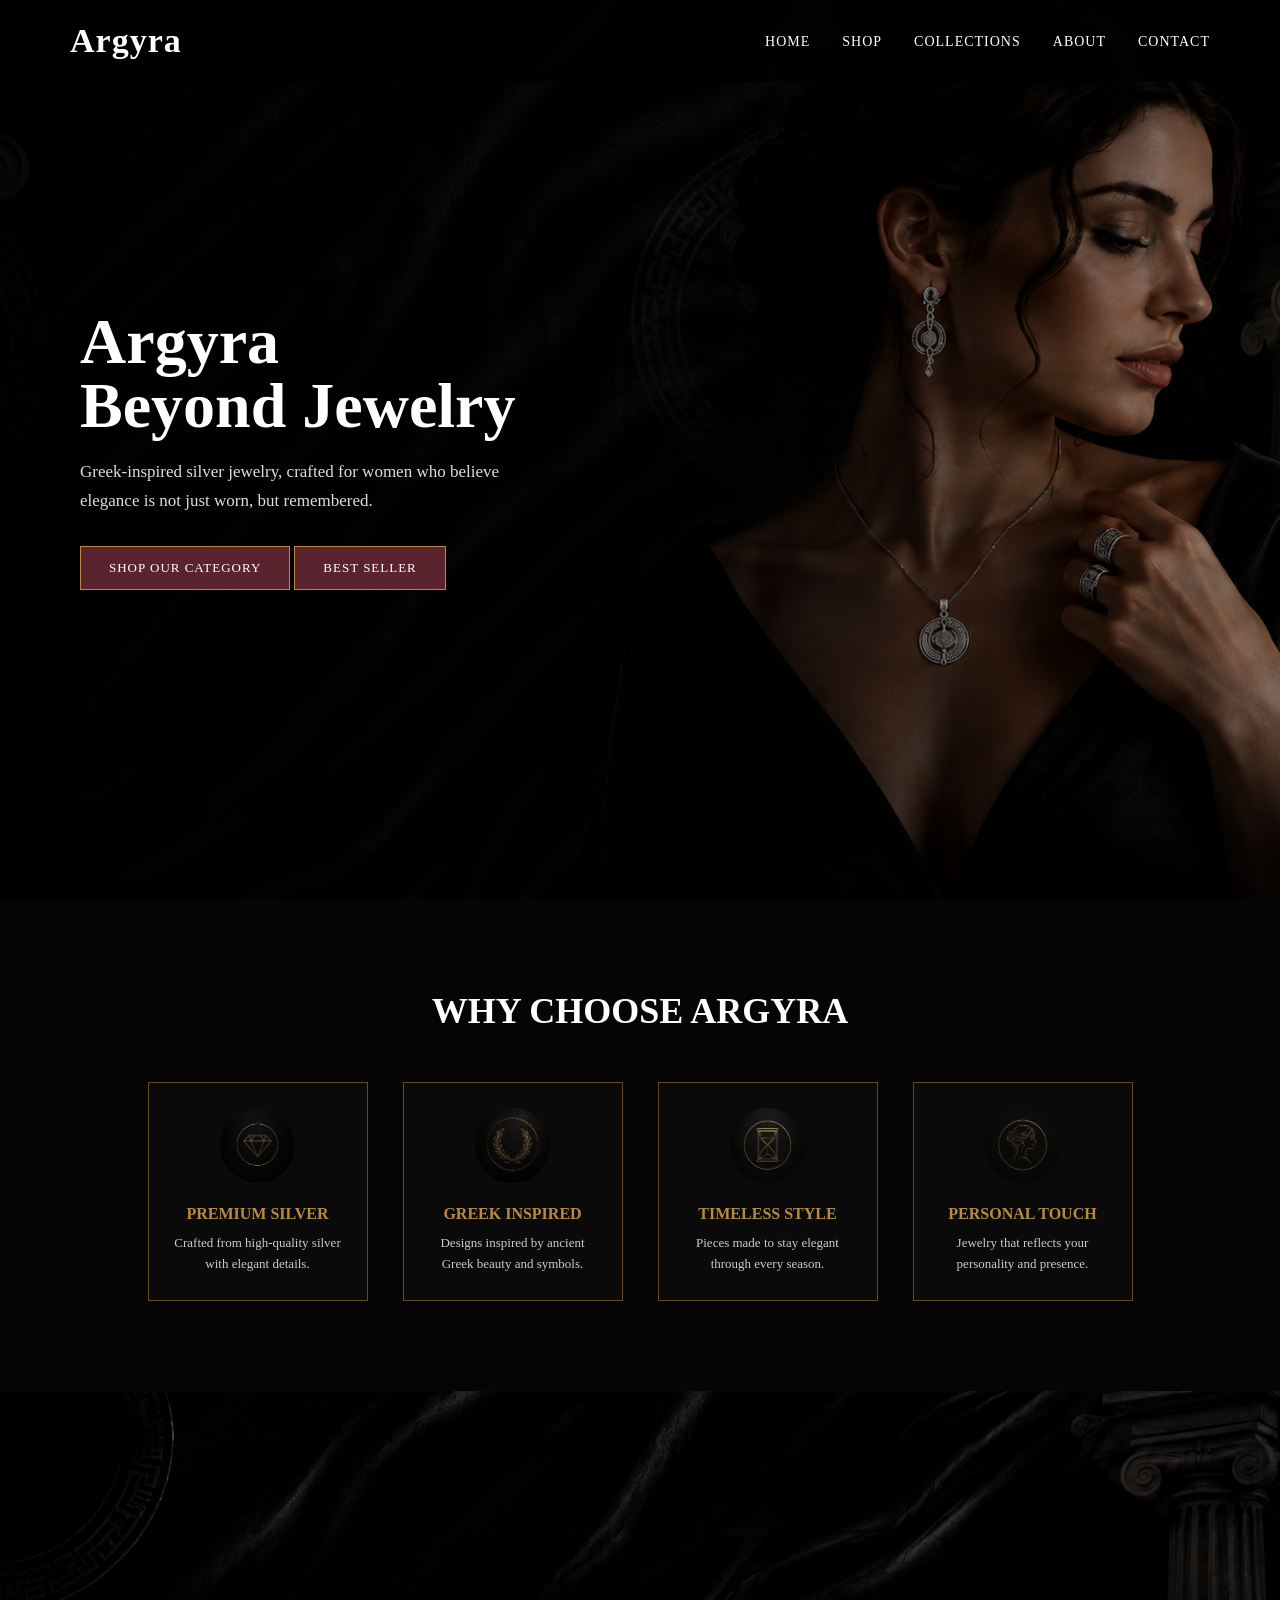
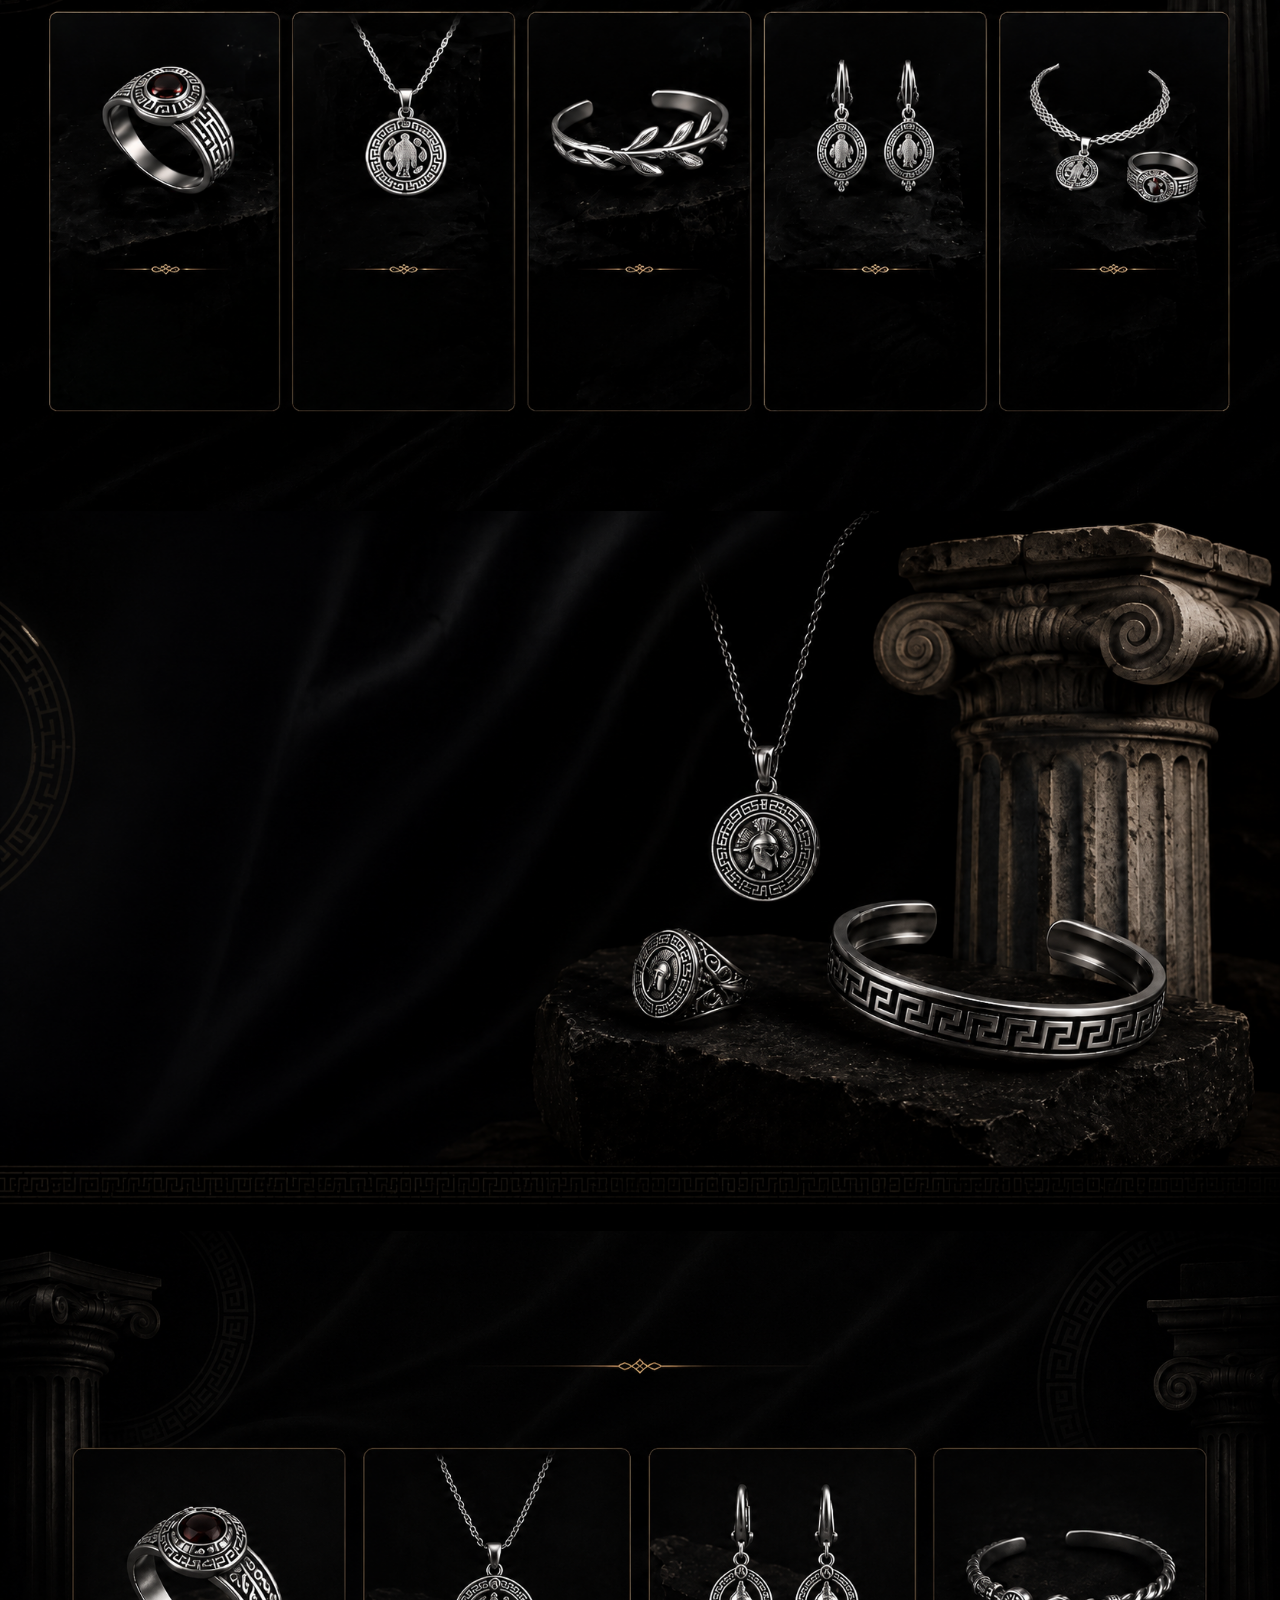
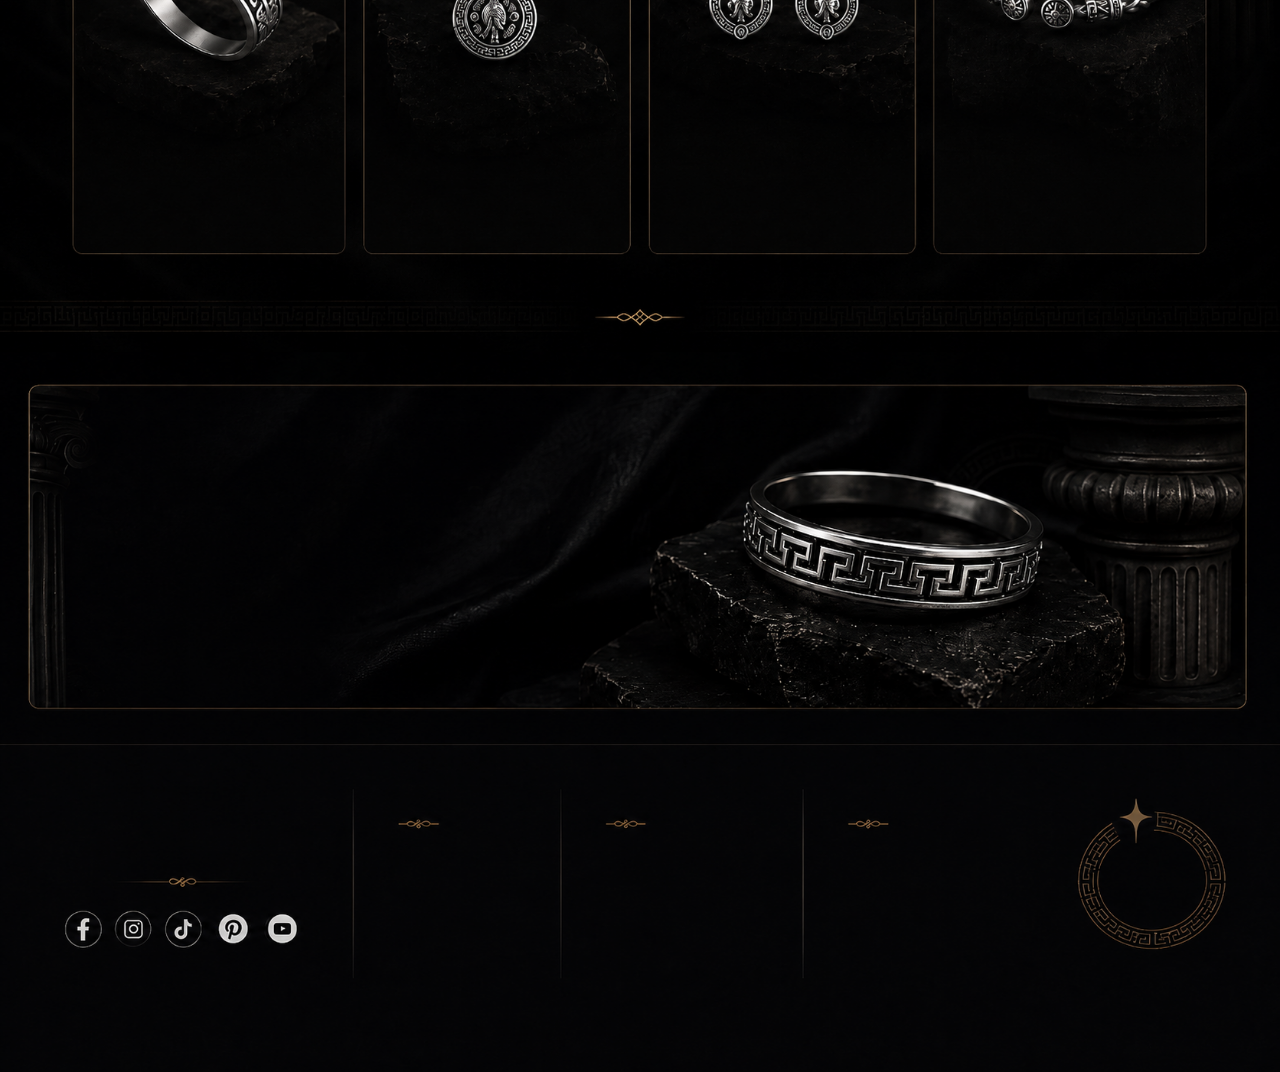
<file: index.html>
<!DOCTYPE html>
<html lang="en">
<head>
  <meta charset="UTF-8" />
  <meta name="viewport" content="width=device-width, initial-scale=1.0" />
  <title>Argyra Jewelry</title>

  <style>
    *{
      margin:0;
      padding:0;
      box-sizing:border-box;
    }

    html{
      scroll-behavior:smooth;
    }

    body{
      background:#050505;
      color:white;
      font-family: Georgia, 'Times New Roman', serif;
    }

    header{
      position:fixed;
      top:0;
      left:0;
      width:100%;
      z-index:1000;
      display:flex;
      justify-content:space-between;
      align-items:center;
      padding:22px 70px;
      background:rgba(0,0,0,0.55);
      backdrop-filter:blur(8px);
    }

    .logo{
      font-size:34px;
      font-weight:bold;
      color:white;
      letter-spacing:1px;
    }

    nav a{
      color:white;
      text-decoration:none;
      margin-left:28px;
      font-size:14px;
      letter-spacing:1px;
      transition:0.3s;
    }

    nav a:hover{
      color:#b78a42;
    }

    section{
      width:100%;
    }

    .hero{
      min-height:100vh;
      background-image:linear-gradient(to right, rgba(0,0,0,0.85), rgba(0,0,0,0.15)), url("hero-bg.png");
      background-size:cover;
      background-position:center;
      display:flex;
      align-items:center;
      padding:120px 80px;
    }

    .hero-content{
      max-width:480px;
    }

    .hero h1{
      font-size:64px;
      line-height:1;
      margin-bottom:20px;
    }

    .hero p{
      font-size:17px;
      line-height:1.7;
      color:#ddd;
      margin-bottom:30px;
    }

    .btn{
      display:inline-block;
      padding:13px 28px;
      border:1px solid #b78a42;
      color:white;
      text-decoration:none;
      background:#5b232d;
      font-size:13px;
      letter-spacing:1px;
      transition:0.3s;
    }

    .btn:hover{
      background:#b78a42;
      color:black;
    }

    .image-section img,
    footer img{
      width:100%;
      display:block;
    }

    .why{
      padding:90px 70px;
      background:#050505;
      text-align:center;
    }

    .why h2{
      font-size:36px;
      margin-bottom:50px;
    }

    .why-cards{
      display:flex;
      justify-content:center;
      gap:35px;
      flex-wrap:wrap;
    }

    .why-card{
      width:220px;
      padding:25px;
      border:1px solid rgba(183,138,66,0.5);
      background:rgba(255,255,255,0.02);
    }

    .why-card img{
      width:75px;
      height:75px;
      object-fit:cover;
      border-radius:50%;
      margin-bottom:18px;
    }

    .why-card h3{
      color:#b78a42;
      margin-bottom:10px;
      font-size:16px;
    }

    .why-card p{
      color:#ccc;
      font-size:13px;
      line-height:1.6;
    }

    @media(max-width:768px){
      header{
        padding:18px 25px;
        flex-direction:column;
        gap:15px;
      }

      nav a{
        margin:0 8px;
        font-size:11px;
      }

 .hero{
    padding:130px 30px 60px;
    background-position:center;
    background-image: url('hero-bg.png');
    background-size: cover;
    background-repeat: no-repeat;
}

      .hero h1{
        font-size:42px;
      }

      .why{
        padding:70px 25px;
      }
    }
  </style>
</head>

<body>

  <header>
    <div class="logo">Argyra</div>

    <nav>
      <a href="#home">HOME</a>
      <a href="#shop">SHOP</a>
      <a href="#collections">COLLECTIONS</a>
      <a href="#about">ABOUT</a>
      <a href="#contact">CONTACT</a>
    </nav>
  </header>

  <section id="home" class="hero">
    <div class="hero-content">
      <h1>Argyra<br>Beyond Jewelry</h1>
      <p>
        Greek-inspired silver jewelry, crafted for women who believe elegance is not just worn, but remembered.
      </p>

      <a href="#shop" class="btn">SHOP OUR CATEGORY</a>
      <a href="#bestsellers" class="btn">BEST SELLER</a>
    </div>
  </section>

  <section id="about" class="why">
    <h2>WHY CHOOSE ARGYRA</h2>

    <div class="why-cards">
      <div class="why-card">
        <img src="icon-premium.png" alt="">
        <h3>PREMIUM SILVER</h3>
        <p>Crafted from high-quality silver with elegant details.</p>
      </div>

      <div class="why-card">
        <img src="icon-greek.png" alt="">
        <h3>GREEK INSPIRED</h3>
        <p>Designs inspired by ancient Greek beauty and symbols.</p>
      </div>

      <div class="why-card">
        <img src="icon-timeless.png" alt="">
        <h3>TIMELESS STYLE</h3>
        <p>Pieces made to stay elegant through every season.</p>
      </div>

      <div class="why-card">
        <img src="icon-personal.png" alt="">
        <h3>PERSONAL TOUCH</h3>
        <p>Jewelry that reflects your personality and presence.</p>
      </div>
    </div>
  </section>

  <section id="collections" class="image-section">
    <img src="categories.png" alt="Shop by Category">
  </section>

  <section id="shop" class="image-section">
    <img src="bestsellers.png" alt="Best Sellers">
  </section>

  <section id="bestsellers" class="image-section">
    <img src="discover.png" alt="Discover Best Seller">
  </section>

  <footer id="contact">
    <img src="footer.png" alt="Footer">
  </footer>

</body>
</html>
</file>
